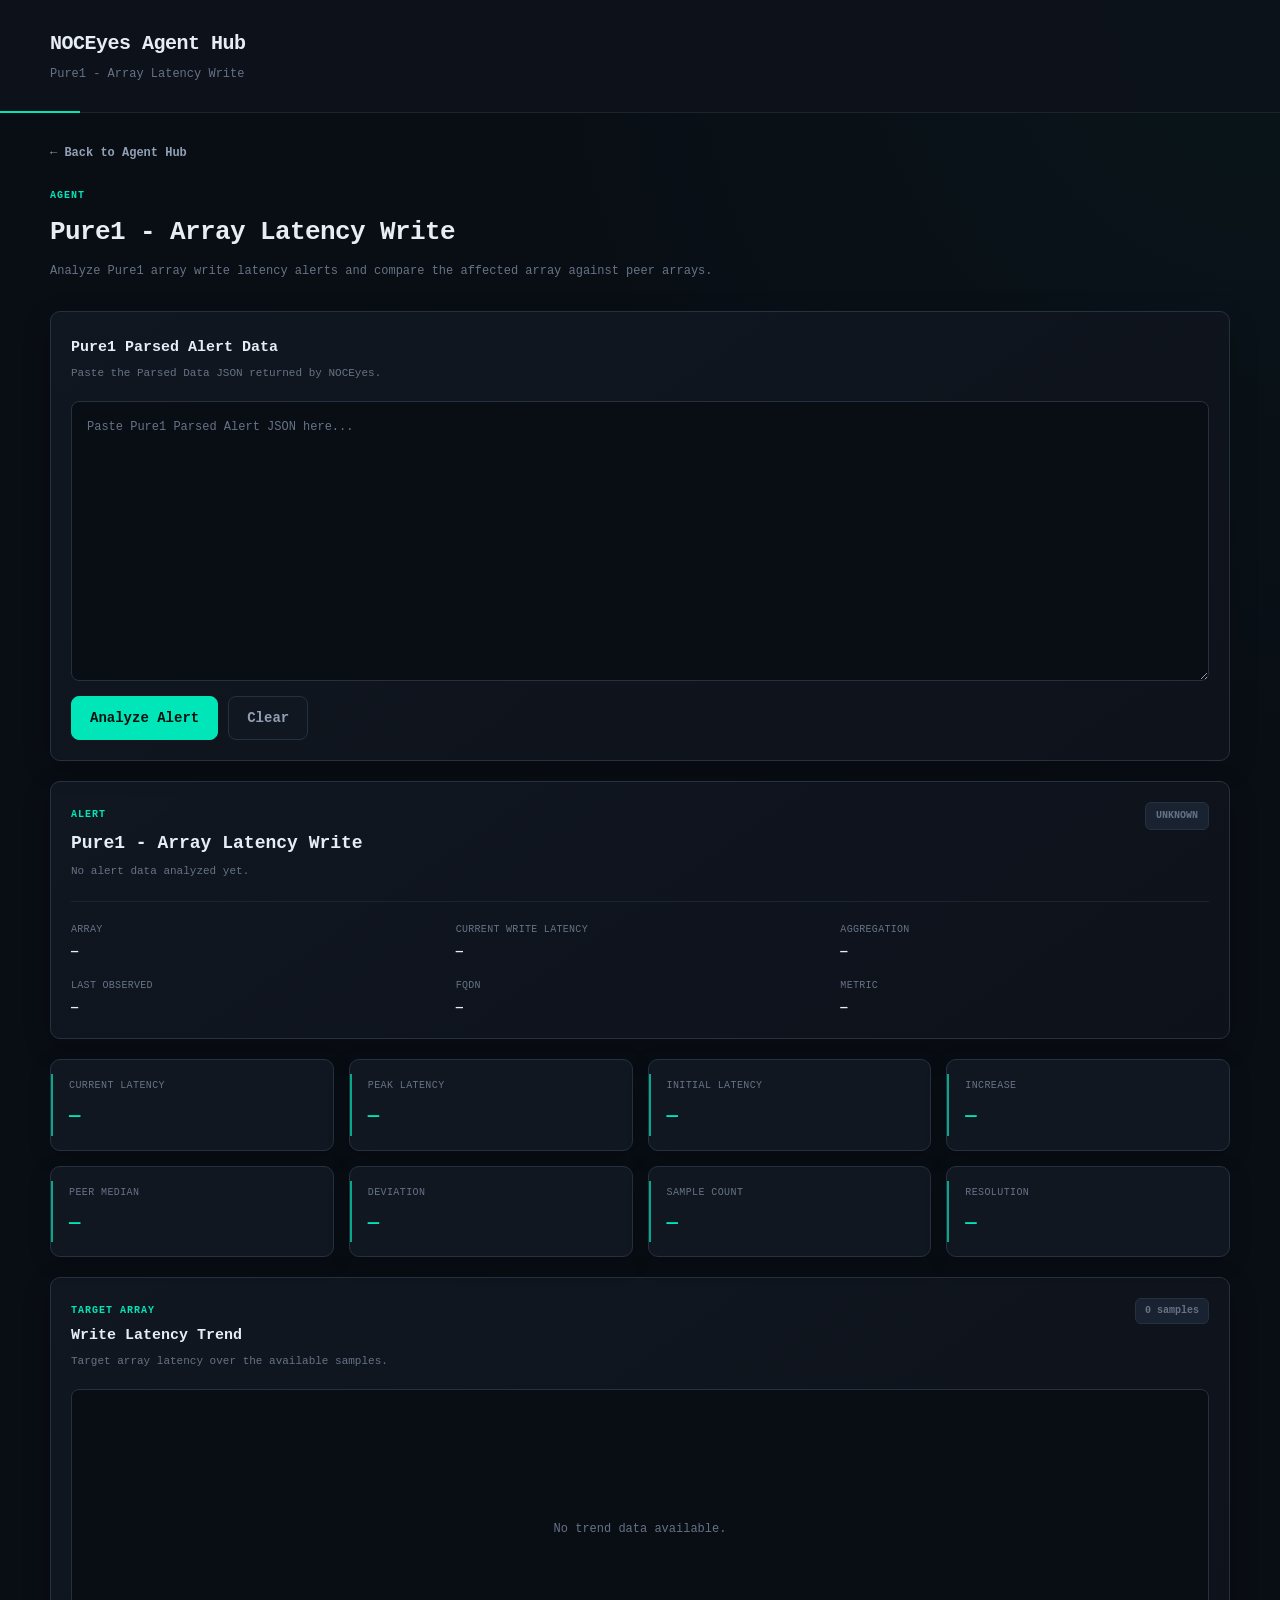
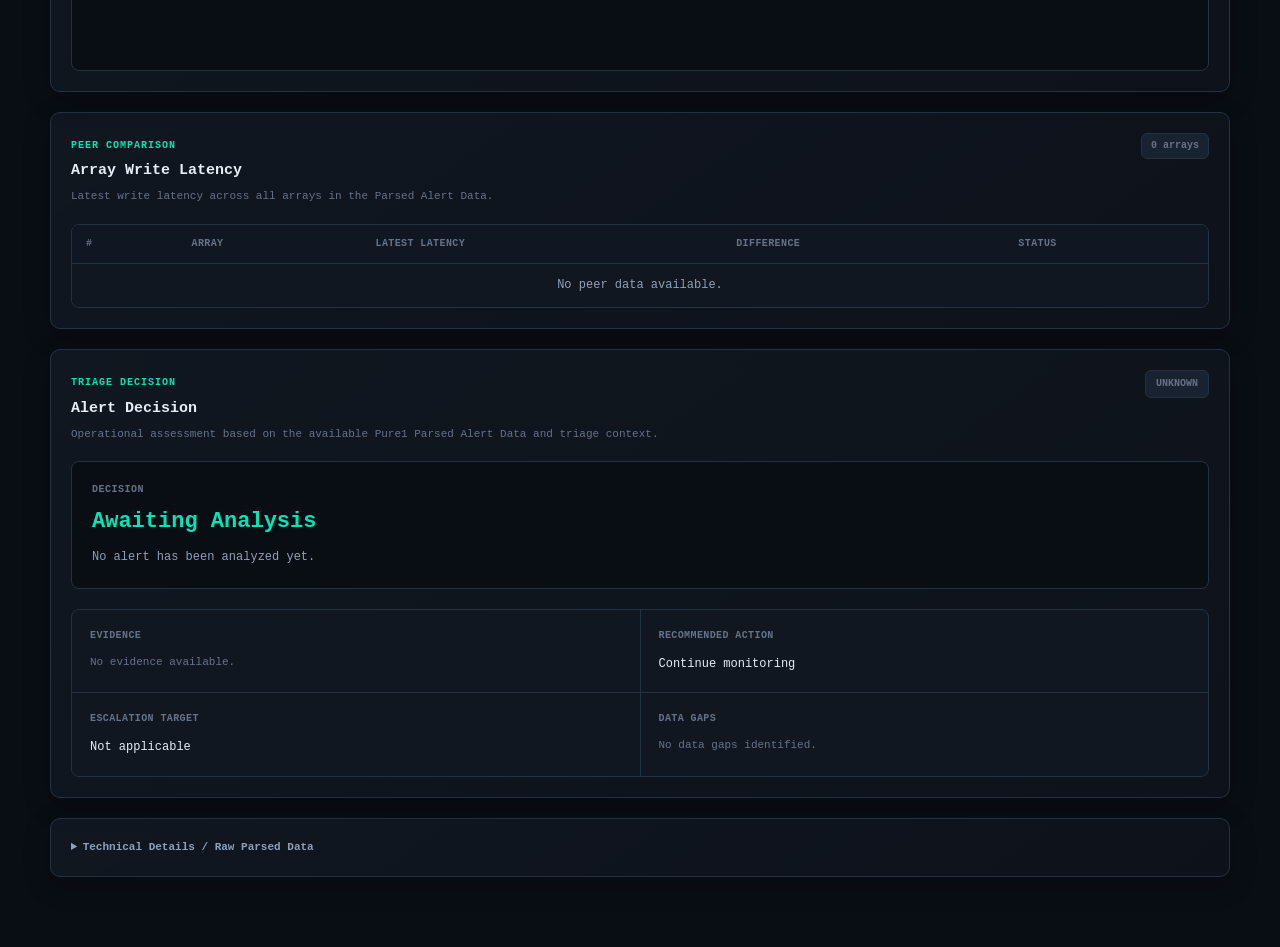
<file: agents/pure1-array-latency-write/index.html>
<!doctype html>
<html lang="en">
  <head>
    <meta charset="UTF-8" />
    <meta name="viewport" content="width=device-width, initial-scale=1.0" />

    <title>Pure1 - Array Latency Write</title>

    <link rel="stylesheet" href="../../css/global.css" />
    <link rel="stylesheet" href="style.css" />
  </head>

  <body>
    <!-- APP HEADER -->
    <header class="app-header">
      <div class="container">
        <h1>NOCEyes Agent Hub</h1>
        <p>Pure1 - Array Latency Write</p>
      </div>
    </header>

    <main class="container agent-page">
      <!-- BACK TO AGENT HUB -->
      <a href="../../index.html" class="back-button"> ← Back to Agent Hub </a>

      <!-- AGENT HEADER -->
      <section class="agent-header">
        <div>
          <span class="agent-label">AGENT</span>

          <h2>Pure1 - Array Latency Write</h2>

          <p>
            Analyze Pure1 array write latency alerts and compare the affected
            array against peer arrays.
          </p>
        </div>
      </section>

      <!-- JSON INPUT -->
      <section class="card input-card">
        <div class="section-header">
          <div>
            <h2>Pure1 Parsed Alert Data</h2>

            <p>Paste the Parsed Data JSON returned by NOCEyes.</p>
          </div>
        </div>

        <textarea
          id="jsonInput"
          placeholder="Paste Pure1 Parsed Alert JSON here..."
        ></textarea>

        <div class="input-actions">
          <button id="analyzeButton" type="button">Analyze Alert</button>

          <button id="clearButton" type="button" class="secondary-button">
            Clear
          </button>
        </div>

        <div id="errorMessage" class="error"></div>
      </section>

      <!-- ALERT OVERVIEW -->
      <section class="alert-overview card">
        <div class="alert-overview-main">
          <div>
            <span class="section-label"> ALERT </span>

            <h2 id="alertName">Pure1 - Array Latency Write</h2>

            <p id="alertDescription">No alert data analyzed yet.</p>
          </div>

          <div class="alert-status">
            <span id="statusBadge" class="status-badge status-unknown">
              Unknown
            </span>
          </div>
        </div>

        <div class="alert-meta-grid">
          <div class="meta-item">
            <span>Array</span>
            <strong id="arrayName">—</strong>
          </div>

          <div class="meta-item">
            <span>Current Write Latency</span>
            <strong id="currentLatency">—</strong>
          </div>

          <div class="meta-item">
            <span>Aggregation</span>
            <strong id="aggregation">—</strong>
          </div>

          <div class="meta-item">
            <span>Last Observed</span>
            <strong id="lastObserved">—</strong>
          </div>

          <div class="meta-item">
            <span>FQDN</span>
            <strong id="arrayFqdn">—</strong>
          </div>

          <div class="meta-item">
            <span>Metric</span>
            <strong id="metricName">—</strong>
          </div>
        </div>
      </section>

      <!-- SUMMARY -->
      <section class="summary">
        <div class="summary-card">
          <span>Current Latency</span>
          <strong id="summaryCurrent">—</strong>
        </div>

        <div class="summary-card">
          <span>Peak Latency</span>
          <strong id="summaryPeak">—</strong>
        </div>

        <div class="summary-card">
          <span>Initial Latency</span>
          <strong id="summaryInitial">—</strong>
        </div>

        <div class="summary-card">
          <span>Increase</span>
          <strong id="summaryIncrease">—</strong>
        </div>

        <div class="summary-card">
          <span>Peer Median</span>
          <strong id="summaryPeerMedian">—</strong>
        </div>

        <div class="summary-card">
          <span>Deviation</span>
          <strong id="summaryDeviation">—</strong>
        </div>

        <div class="summary-card">
          <span>Sample Count</span>
          <strong id="summarySamples">—</strong>
        </div>

        <div class="summary-card">
          <span>Resolution</span>
          <strong id="summaryResolution">—</strong>
        </div>
      </section>

      <!-- TARGET TREND -->
      <section class="card">
        <div class="section-header">
          <div>
            <span class="section-label"> TARGET ARRAY </span>

            <h2>Write Latency Trend</h2>

            <p id="trendDescription">
              Target array latency over the available samples.
            </p>
          </div>

          <span id="trendBadge" class="detail-count"> 0 samples </span>
        </div>

        <div id="trendChart" class="trend-chart">
          <div class="chart-empty">No trend data available.</div>
        </div>
      </section>

      <!-- PEER COMPARISON -->
      <section class="card">
        <div class="section-header">
          <div>
            <span class="section-label"> PEER COMPARISON </span>

            <h2>Array Write Latency</h2>

            <p>
              Latest write latency across all arrays in the Parsed Alert Data.
            </p>
          </div>

          <span id="peerCount" class="detail-count"> 0 arrays </span>
        </div>

        <div class="table-wrapper">
          <table class="peer-table">
            <thead>
              <tr>
                <th>#</th>
                <th>Array</th>
                <th>Latest Latency</th>
                <th>Difference</th>
                <th>Status</th>
              </tr>
            </thead>

            <tbody id="peerTableBody">
              <tr>
                <td colspan="5" class="empty-state">No peer data available.</td>
              </tr>
            </tbody>
          </table>
        </div>
      </section>

      <!-- ALERT DECISION -->
      <!-- <section class="card">

        <div class="section-header">

          <div>
            <span class="section-label">
              TRIAGE
            </span>

            <h2>Alert Decision</h2>

            <p>
              Operational information available from the
              Parsed Alert Data.
            </p>
          </div>

        </div>

        <div class="decision-grid">

          <div class="decision-item">
            <span>Alert Occurrence</span>

            <strong id="decisionOccurrence">
              —
            </strong>
          </div>

          <div class="decision-item">
            <span>Metric Duration</span>

            <strong id="decisionDuration">
              —
            </strong>
          </div>

          <div class="decision-item">
            <span>Persistence &gt; 5 Minutes</span>

            <strong id="decisionPersistence">
              Unknown
            </strong>
          </div>

          <div class="decision-item">
            <span>Threshold</span>

            <strong id="decisionThreshold">
              Not available
            </strong>
          </div>

          <div class="decision-item">
            <span>Threshold Status</span>

            <strong id="decisionThresholdStatus">
              Unmapped
            </strong>
          </div>

          <div class="decision-item decision-action">
            <span>Recommended Action</span>

            <strong id="decisionAction">
              Continue monitoring
            </strong>
          </div>

        </div>

      </section> -->
      <!-- DECISION -->
      <section class="card decision-card">
        <div class="section-header">
          <div>
            <span class="section-label"> TRIAGE DECISION </span>

            <h2>Alert Decision</h2>

            <p>
              Operational assessment based on the available Pure1 Parsed Alert
              Data and triage context.
            </p>
          </div>

          <span id="decisionBadge" class="status-badge status-unknown">
            Unknown
          </span>
        </div>

        <div class="decision-main">
          <div class="decision-summary">
            <span class="decision-title-label"> Decision </span>

            <h3 id="decisionStatus">Awaiting Analysis</h3>

            <p id="decisionReason">No alert has been analyzed yet.</p>
          </div>
        </div>

        <div class="decision-sections">
          <!-- Evidence -->
          <div class="decision-section">
            <span class="decision-section-label"> Evidence </span>

            <div id="decisionEvidence" class="evidence-list">
              <div class="decision-empty">No evidence available.</div>
            </div>
          </div>

          <!-- Recommended Action -->
          <div class="decision-section">
            <span class="decision-section-label"> Recommended Action </span>

            <p id="decisionAction" class="decision-action-text">
              Continue monitoring
            </p>
          </div>

          <!-- Escalation Target -->
          <div class="decision-section">
            <span class="decision-section-label"> Escalation Target </span>

            <p id="decisionEscalation" class="decision-action-text">
              Not applicable
            </p>
          </div>

          <!-- Data Gaps -->
          <div class="decision-section">
            <span class="decision-section-label"> Data Gaps </span>

            <div id="decisionDataGaps" class="data-gap-list">
              <div class="decision-empty">No data gaps identified.</div>
            </div>
          </div>
        </div>
      </section>

      <!-- TECHNICAL DETAILS -->
      <section class="card raw-data-card">
        <details>
          <summary>Technical Details / Raw Parsed Data</summary>

          <div class="raw-section">
            <h3>Target Resource</h3>

            <pre id="technicalResource">—</pre>
          </div>

          <div class="raw-section">
            <h3>Parsed Data</h3>

            <pre id="rawData">—</pre>
          </div>
        </details>
      </section>
    </main>

    <script src="../../js/utils.js"></script>
    <script src="script.js"></script>
  </body>
</html>
</file>
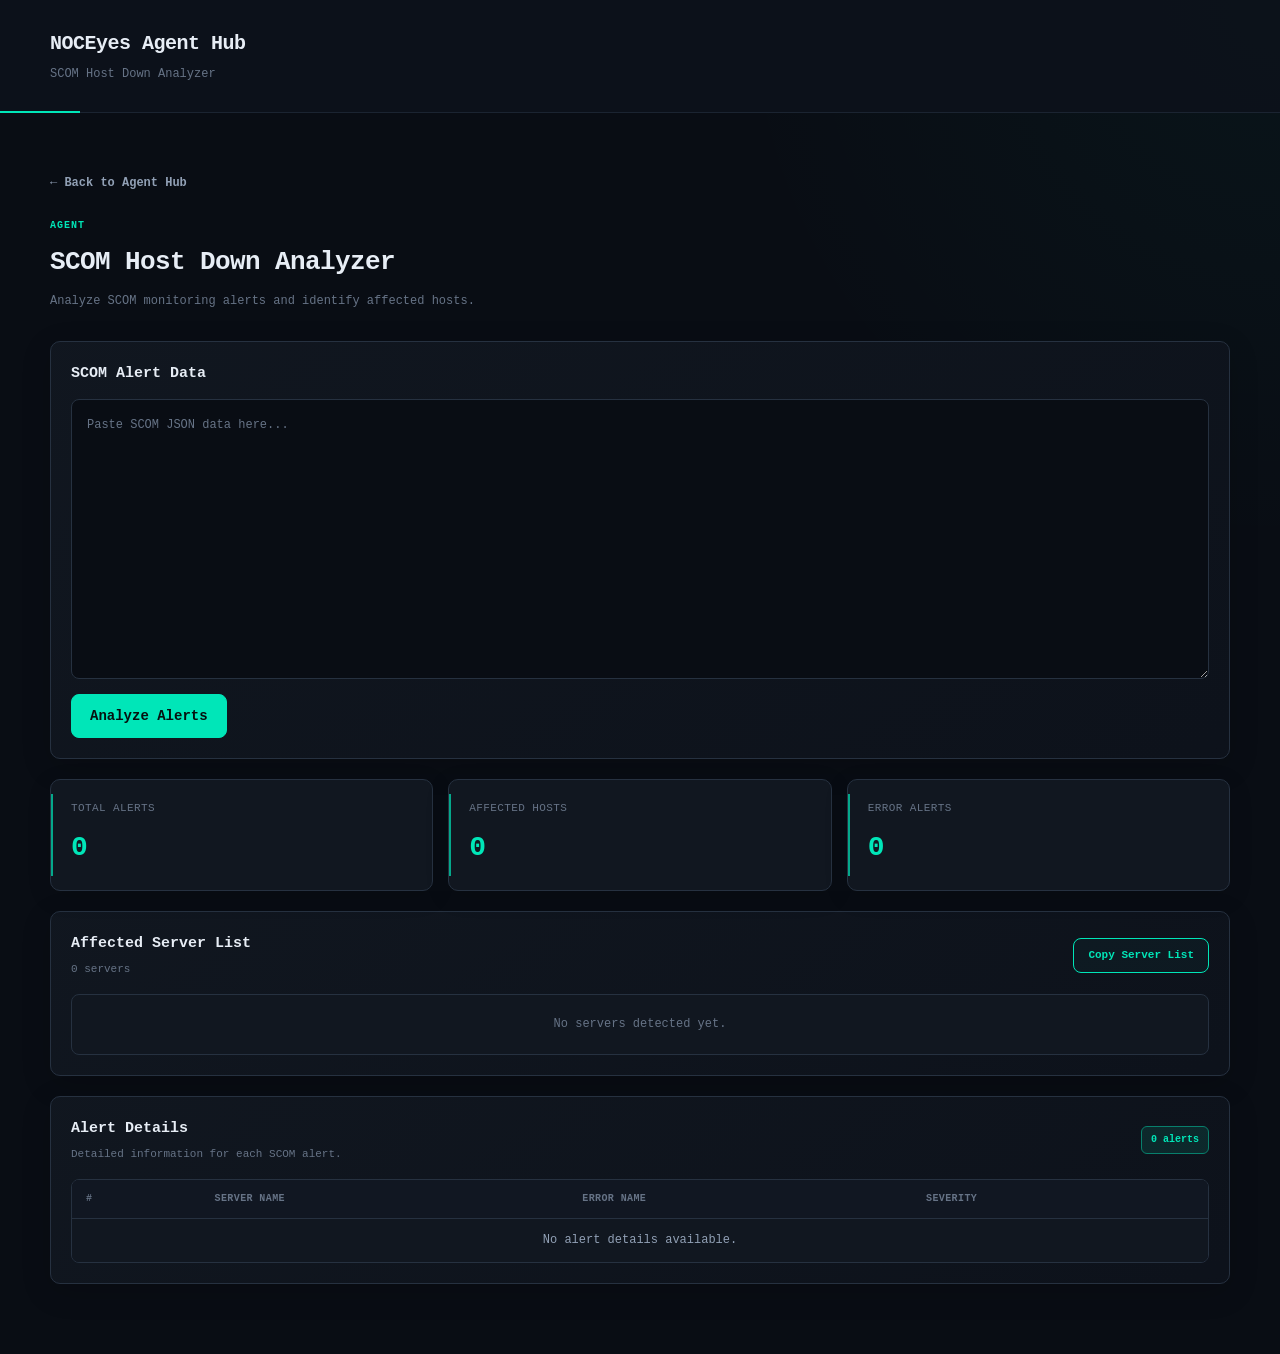
<file: agents/scom-host-down/index.html>
<!doctype html>
<html lang="en">
  <head>
    <meta charset="UTF-8" />
    <meta name="viewport" content="width=device-width, initial-scale=1.0" />

    <title>SCOM - Host Down Analyzer</title>

    <link rel="stylesheet" href="../../css/global.css" />
    <link rel="stylesheet" href="style.css" />
  </head>

  <body>
    <!-- APP HEADER -->
    <header class="app-header">
      <div class="container">
        <h1>NOCEyes Agent Hub</h1>
        <p>SCOM Host Down Analyzer</p>
      </div>
    </header>

    <main class="container agent-page">

      <!-- BACK TO AGENT HUB -->
      <a href="../../index.html" class="back-button">
        ← Back to Agent Hub
      </a>

      <!-- AGENT HEADER -->
      <section class="agent-header">
        <div>
          <span class="agent-label">AGENT</span>

          <h2>SCOM Host Down Analyzer</h2>

          <p>
            Analyze SCOM monitoring alerts and identify affected hosts.
          </p>
        </div>
      </section>

      <!-- JSON INPUT -->
      <section class="card">
        <h2>SCOM Alert Data</h2>

        <textarea
          id="jsonInput"
          placeholder="Paste SCOM JSON data here..."
        ></textarea>

        <button id="analyzeButton" type="button">
          Analyze Alerts
        </button>

        <div id="errorMessage" class="error"></div>
      </section>

      <!-- SUMMARY -->
      <section class="summary">
        <div class="summary-card">
          <span>Total Alerts</span>
          <strong id="totalAlerts">0</strong>
        </div>

        <div class="summary-card">
          <span>Affected Hosts</span>
          <strong id="affectedHosts">0</strong>
        </div>

        <div class="summary-card">
          <span>Error Alerts</span>
          <strong id="errorAlerts">0</strong>
        </div>
      </section>

      <!-- SERVER LIST -->
      <section class="card">
        <div class="server-header">
          <div>
            <h2>Affected Server List</h2>
            <p id="serverCount">0 servers</p>
          </div>

          <button id="copyButton" type="button">
            Copy Server List
          </button>
        </div>

        <div id="serverList" class="server-list">
          <p class="empty-state">
            No servers detected yet.
          </p>
        </div>
      </section>

      <!-- SERVER ALERT DETAILS -->
      <section class="card">
        <div class="detail-header">
          <div>
            <h2>Alert Details</h2>
            <p>
              Detailed information for each SCOM alert.
            </p>
          </div>

          <span id="detailCount" class="detail-count">
            0 alerts
          </span>
        </div>

        <div class="table-wrapper">
          <table class="alert-table">
            <thead>
              <tr>
                <th>#</th>
                <th>Server Name</th>
                <th>Error Name</th>
                <th>Severity</th>
              </tr>
            </thead>

            <tbody id="alertDetailsBody">
              <tr>
                <td colspan="4" class="empty-state">
                  No alert details available.
                </td>
              </tr>
            </tbody>
          </table>
        </div>
      </section>

    </main>

    <script src="../../js/utils.js"></script>
    <script src="script.js"></script>
  </body>
</html>
</file>
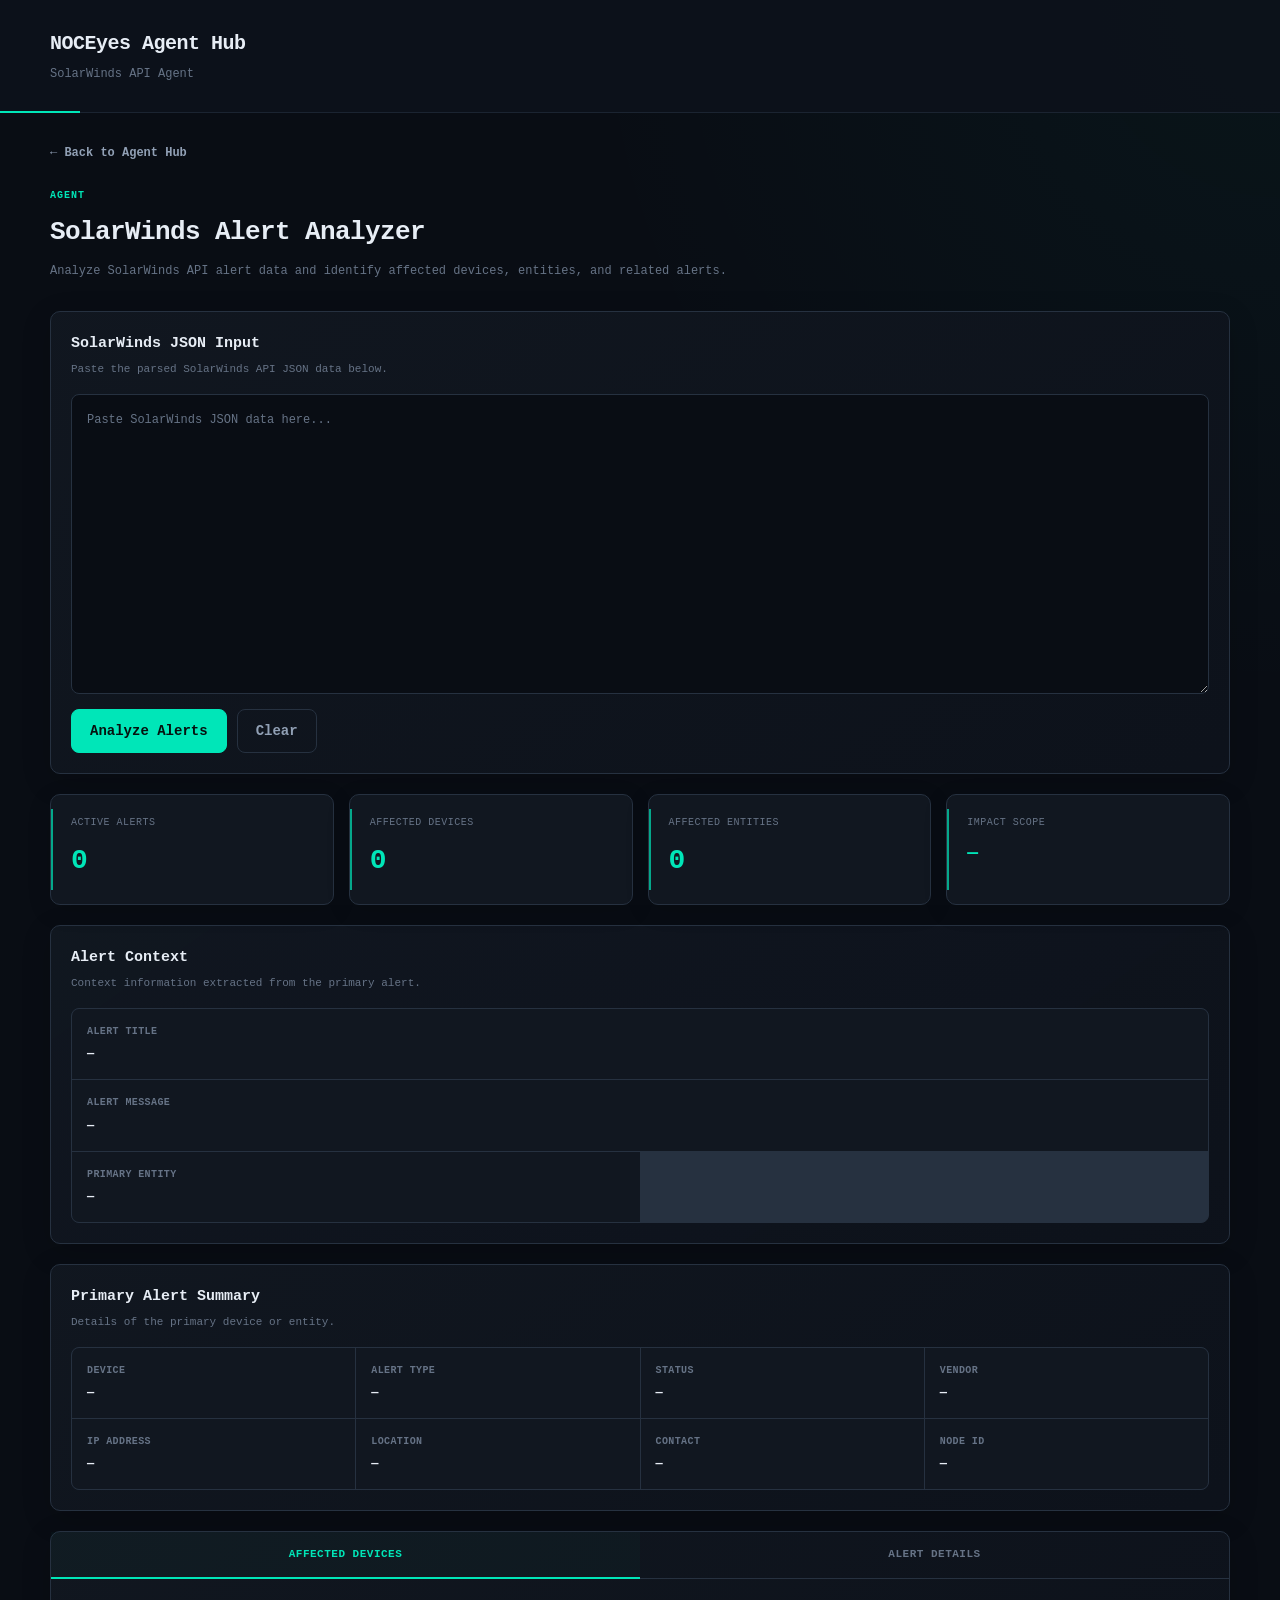
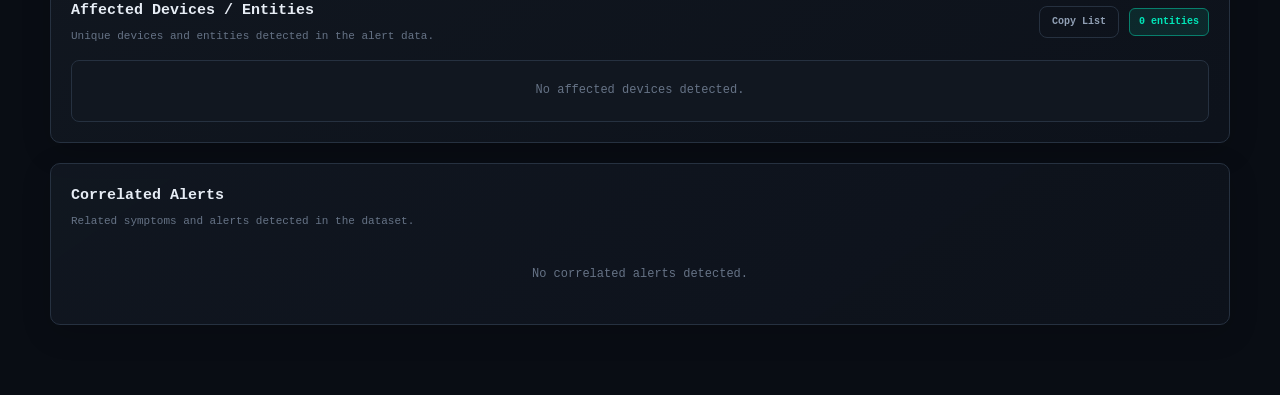
<file: agents/solarwinds-api/index.html>
<!doctype html>
<html lang="en">
  <head>
    <meta charset="UTF-8" />
    <meta name="viewport" content="width=device-width, initial-scale=1.0" />

    <title>SolarWinds API Agent</title>

    <!-- Global NOCEyes Design System -->
    <link rel="stylesheet" href="../../css/global.css" />

    <!-- Agent-specific styles -->
    <link rel="stylesheet" href="./style.css" />
  </head>

  <body>
    <header class="app-header">
      <div class="container">
        <h1>NOCEyes Agent Hub</h1>
        <p>SolarWinds API Agent</p>
      </div>
    </header>

    <main class="container agent-page">
      <!-- Back -->
      <a href="../../index.html" class="back-button"> ← Back to Agent Hub </a>

      <!-- Agent Header -->
      <section class="agent-header">
        <div>
          <span class="agent-label">AGENT</span>

          <h2>SolarWinds Alert Analyzer</h2>

          <p>
            Analyze SolarWinds API alert data and identify affected devices,
            entities, and related alerts.
          </p>
        </div>
      </section>

      <!-- JSON Input -->
      <section class="card input-card">
        <div class="section-header">
          <div>
            <h2>SolarWinds JSON Input</h2>

            <p>Paste the parsed SolarWinds API JSON data below.</p>
          </div>
        </div>

        <textarea
          id="jsonInput"
          placeholder="Paste SolarWinds JSON data here..."
          spellcheck="false"
        ></textarea>

        <div class="input-actions">
          <button id="analyzeButton" type="button">Analyze Alerts</button>

          <button id="clearButton" type="button" class="secondary-button">
            Clear
          </button>
        </div>

        <div id="errorMessage" class="error" role="alert"></div>
      </section>

      <!-- Summary -->
      <section class="summary">
        <div class="summary-card">
          <span>Active Alerts</span>
          <strong id="activeAlerts">0</strong>
        </div>

        <div class="summary-card">
          <span>Affected Devices</span>
          <strong id="affectedDevices">0</strong>
        </div>

        <div class="summary-card">
          <span>Affected Entities</span>
          <strong id="affectedEntities">0</strong>
        </div>

        <div class="summary-card">
          <span>Impact Scope</span>
          <strong id="impactScope" class="summary-value-text"> — </strong>
        </div>
      </section>

      <!-- Alert Context -->
      <section class="card">
        <div class="section-header">
          <div>
            <h2>Alert Context</h2>

            <p>Context information extracted from the primary alert.</p>
          </div>
        </div>

        <div class="context-grid">
          <div class="context-item context-wide">
            <span>Alert Title</span>

            <strong id="alertTitle"> — </strong>
          </div>

          <div class="context-item context-wide">
            <span>Alert Message</span>

            <strong id="alertMessage" class="multiline-value"> — </strong>
          </div>

          <div class="context-item">
            <span>Primary Entity</span>

            <strong id="primaryEntity"> — </strong>
          </div>
        </div>
      </section>

      <!-- Primary Alert Summary -->
      <section class="card">
        <div class="section-header">
          <div>
            <h2>Primary Alert Summary</h2>

            <p>Details of the primary device or entity.</p>
          </div>
        </div>

        <div class="primary-grid">
          <div class="detail-item">
            <span>Device</span>
            <strong id="primaryDevice">—</strong>
          </div>

          <div class="detail-item">
            <span>Alert Type</span>
            <strong id="primaryAlertType">—</strong>
          </div>

          <div class="detail-item">
            <span>Status</span>
            <strong id="primaryStatus">—</strong>
          </div>

          <div class="detail-item">
            <span>Vendor</span>
            <strong id="primaryVendor">—</strong>
          </div>

          <div class="detail-item">
            <span>IP Address</span>
            <strong id="primaryIp">—</strong>
          </div>

          <div class="detail-item">
            <span>Location</span>
            <strong id="primaryLocation">—</strong>
          </div>

          <div class="detail-item">
            <span>Contact</span>
            <strong id="primaryContact">—</strong>
          </div>

          <div class="detail-item">
            <span>Node ID</span>
            <strong id="primaryNodeId">—</strong>
          </div>
        </div>
      </section>

      <!-- Affected Devices -->
      <!-- <section class="card">
        <div class="server-header">
          <div>
            <h2>Affected Devices / Entities</h2>
            <p>Unique devices and entities detected in the alert data.</p>
          </div>

          <div class="server-actions">
            <button
              id="copyEntityListButton"
              type="button"
              class="secondary-button"
            >
              Copy List
            </button>

            <span id="affectedCount" class="detail-count"> 0 entities </span>
          </div>
        </div>

        <div id="affectedDeviceList" class="entity-list">
          <p class="empty-state">No affected devices detected.</p>
        </div>
      </section> -->

      <!-- Alert Details -->
      <!-- <section class="card">
        <div class="detail-header">
          <div>
            <h2>Alert Details</h2>
            <p>Detailed information for each SolarWinds alert.</p>
          </div>

          <div class="detail-actions">
            <label for="severityFilter">Severity</label>

            <select id="severityFilter">
              <option value="all">All Severities</option>
            </select>

            <span id="detailCount" class="detail-count"> 0 alerts </span>
          </div>
        </div>

        <div class="table-wrapper">
          <table class="alert-table">
            <thead>
              <tr>
                <th>#</th>
                <th>Entity</th>
                <th>Alert Type</th>
                <th>Severity</th>
                <th>Description</th>
              </tr>
            </thead>

            <tbody id="alertDetailsBody">
              <tr>
                <td colspan="5" class="empty-state">
                  No alert details available.
                </td>
              </tr>
            </tbody>
          </table>
        </div>
      </section> -->
      <section class="card alert-data-card">
        <!-- Toggle Header -->
        <div class="data-toggle">
          <button
            id="affectedDevicesTab"
            type="button"
            class="toggle-button active"
          >
            Affected Devices
          </button>

          <button id="alertDetailsTab" type="button" class="toggle-button">
            Alert Details
          </button>
        </div>

        <!-- Affected Devices -->
        <div id="affectedDevicesPanel" class="toggle-panel active">
          <div class="server-header">
            <div>
              <h2>Affected Devices / Entities</h2>
              <p>Unique devices and entities detected in the alert data.</p>
            </div>

            <div class="server-actions">
              <button
                id="copyEntityListButton"
                type="button"
                class="secondary-button"
              >
                Copy List
              </button>

              <span id="affectedCount" class="detail-count"> 0 entities </span>
            </div>
          </div>

          <div id="affectedDeviceList" class="entity-list">
            <p class="empty-state">No affected devices detected.</p>
          </div>
        </div>

        <!-- Alert Details -->
        <div id="alertDetailsPanel" class="toggle-panel">
          <div class="detail-header">
            <div>
              <h2>Alert Details</h2>
              <p>Detailed information for each SolarWinds alert.</p>
            </div>

            <div class="detail-actions">
              <label for="severityFilter"> Severity </label>

              <select id="severityFilter">
                <option value="all">All Severities</option>
              </select>

              <span id="detailCount" class="detail-count"> 0 alerts </span>
            </div>
          </div>

          <div class="table-wrapper">
            <table class="alert-table">
              <thead>
                <tr>
                  <th>#</th>
                  <th>Entity</th>
                  <th>Alert Type</th>
                  <th>Severity</th>
                  <th>Description</th>
                </tr>
              </thead>

              <tbody id="alertDetailsBody">
                <tr>
                  <td colspan="5" class="empty-state">
                    No alert details available.
                  </td>
                </tr>
              </tbody>
            </table>
          </div>
        </div>
      </section>
      <!-- Correlated Alerts -->
      <section class="card">
        <div class="section-header">
          <div>
            <h2>Correlated Alerts</h2>

            <p>Related symptoms and alerts detected in the dataset.</p>
          </div>
        </div>

        <div id="correlatedAlerts" class="correlated-list">
          <p class="empty-state">No correlated alerts detected.</p>
        </div>
      </section>
    </main>

    <script src="./script.js"></script>
  </body>
</html>
</file>
<file: css/global.css>
:root {
  --bg-primary: #090d14;
  --bg-secondary: #0d121b;
  --bg-tertiary: #111722;

  --surface: #111720;
  --surface-hover: #151d29;
  --surface-active: #192230;

  --border: #263140;
  --border-subtle: #1b2431;

  --text-primary: #e7edf5;
  --text-secondary: #91a0b5;
  --text-muted: #667386;

  --accent: #00e6b8;
  --accent-bright: #00f5c4;
  --accent-dark: #087f6c;
  --accent-soft: rgba(0, 230, 184, 0.1);

  --success: #00e6b8;
  --warning: #f0b90b;

  --radius-sm: 6px;
  --radius-md: 8px;
  --radius-lg: 10px;

  --container-width: 1180px;
}

* {
  box-sizing: border-box;
}

html {
  font-family:
    "JetBrains Mono", "SFMono-Regular", Consolas, "Liberation Mono", Menlo,
    monospace;

  background: var(--bg-primary);
  color: var(--text-primary);
}

body {
  margin: 0;
  min-height: 100vh;

  background:
    radial-gradient(
      circle at top right,
      rgba(0, 230, 184, 0.035),
      transparent 30%
    ),
    var(--bg-primary);

  color: var(--text-primary);
  font-size: 14px;
  line-height: 1.6;
}

a {
  color: inherit;
}

button,
input,
textarea,
select {
  font: inherit;
}

button {
  cursor: pointer;
}

.container {
  width: min(var(--container-width), calc(100% - 48px));

  margin: 0 auto;
}

/* =========================
   Header
   ========================= */

.app-header {
  position: relative;

  background: rgba(13, 18, 27, 0.92);

  border-bottom: 1px solid var(--border-subtle);

  padding: 28px 0;
}

.app-header::before {
  content: "";

  position: absolute;
  left: 0;
  bottom: -1px;

  width: 80px;
  height: 2px;

  background: var(--accent);
}

.app-header h1 {
  margin: 0;

  color: var(--text-primary);

  font-size: 20px;
  font-weight: 700;
  letter-spacing: -0.5px;
}

.app-header p {
  margin: 5px 0 0;

  color: var(--text-muted);

  font-size: 12px;
}

/* =========================
   Generic text
   ========================= */

.text-muted {
  color: var(--text-muted);
}

.text-secondary {
  color: var(--text-secondary);
}

.text-accent {
  color: var(--accent);
}

/* =========================
   Scrollbar
   ========================= */

::-webkit-scrollbar {
  width: 8px;
  height: 8px;
}

::-webkit-scrollbar-track {
  background: var(--bg-primary);
}

::-webkit-scrollbar-thumb {
  background: #263140;
  border-radius: 4px;
}

::-webkit-scrollbar-thumb:hover {
  background: #344154;
}

/* =========================
   Selection
   ========================= */

::selection {
  background: rgba(0, 230, 184, 0.22);
  color: white;
}

/* =========================
   Focus
   ========================= */

:focus-visible {
  outline: 1px solid var(--accent);
  outline-offset: 2px;
}

/* =========================
   Responsive
   ========================= */

@media (max-width: 700px) {
  .container {
    width: min(100% - 28px, var(--container-width));
  }

  .app-header {
    padding: 22px 0;
  }

  .app-header h1 {
    font-size: 18px;
  }
}
</file>
<file: agents/pure1-array-latency-write/style.css>
/* ========================================
   PURE1 - ARRAY LATENCY WRITE
   Agent-specific styles
   ======================================== */

/* =========================
   Agent Header
   ========================= */

.agent-page {
  padding-top: 28px;
  padding-bottom: 50px;
}

.agent-header {
  margin-bottom: 30px;
}

.agent-label,
.section-label {
  display: inline-block;
  color: var(--accent);
  font-size: 10px;
  font-weight: 700;
  letter-spacing: 1px;
  text-transform: uppercase;
}

.agent-label {
  margin-bottom: 8px;
}

.agent-header h2 {
  margin: 0;
  color: var(--text-primary);
  font-size: 26px;
  font-weight: 700;
  letter-spacing: -0.6px;
}

.agent-header p {
  max-width: 720px;
  margin: 8px 0 0;
  color: var(--text-muted);
  font-size: 12px;
}

/* =========================
     Back Button
     ========================= */

.back-button {
  display: inline-flex;
  align-items: center;
  margin-bottom: 20px;

  color: var(--text-secondary);
  text-decoration: none;

  font-size: 12px;
  font-weight: 600;

  transition:
    color 150ms ease,
    transform 150ms ease;
}

.back-button:hover {
  color: var(--accent);
  transform: translateX(-2px);
}

/* =========================
     Card
     ========================= */

.card {
  margin-bottom: 20px;
  padding: 20px;

  background: linear-gradient(
    145deg,
    rgba(17, 23, 32, 0.96),
    rgba(13, 18, 27, 0.98)
  );

  border: 1px solid var(--border);
  border-radius: var(--radius-lg);

  box-shadow: 0 8px 30px rgba(0, 0, 0, 0.16);
}

.section-header {
  display: flex;
  align-items: flex-start;
  justify-content: space-between;

  gap: 20px;
  margin-bottom: 18px;
}

.section-header h2 {
  margin: 4px 0 0;

  color: var(--text-primary);
  font-size: 15px;
}

.section-header p {
  margin: 5px 0 0;

  color: var(--text-muted);
  font-size: 11px;
}

/* =========================
     Input
     ========================= */

textarea {
  display: block;

  width: 100%;
  min-height: 280px;

  padding: 15px;
  resize: vertical;

  background: var(--bg-primary);

  border: 1px solid var(--border);
  border-radius: var(--radius-md);

  color: var(--text-primary);

  font-family: inherit;
  font-size: 12px;
  line-height: 1.7;

  outline: none;

  transition:
    border-color 150ms ease,
    box-shadow 150ms ease;
}

textarea::placeholder {
  color: var(--text-muted);
}

textarea:focus {
  border-color: var(--accent);

  box-shadow: 0 0 0 1px rgba(0, 230, 184, 0.08);
}

.input-actions {
  display: flex;
  align-items: center;

  gap: 10px;
  margin-top: 15px;
}

button {
  padding: 10px 18px;

  color: #06110f;
  background: var(--accent);

  border: 1px solid var(--accent);
  border-radius: var(--radius-md);

  font-weight: 700;

  transition:
    background 150ms ease,
    box-shadow 150ms ease,
    transform 150ms ease;
}

button:hover {
  background: var(--accent-bright);

  box-shadow: 0 0 18px rgba(0, 230, 184, 0.14);
}

button:active {
  transform: translateY(1px);
}

.secondary-button {
  color: var(--text-secondary);
  background: var(--surface);
  border-color: var(--border);
}

.secondary-button:hover {
  color: var(--text-primary);
  background: var(--surface-hover);
  box-shadow: none;
}

/* =========================
     Error
     ========================= */

.error {
  display: none;

  margin-top: 15px;
  padding: 12px 14px;

  background: rgba(255, 92, 108, 0.08);

  border: 1px solid rgba(255, 92, 108, 0.2);
  border-left: 2px solid #ff5c6c;

  border-radius: var(--radius-md);

  color: #ff9ca7;
  font-size: 12px;
}

/* =========================
     Alert Overview
     ========================= */

.alert-overview-main {
  display: flex;
  align-items: flex-start;
  justify-content: space-between;

  gap: 20px;

  padding-bottom: 20px;

  border-bottom: 1px solid var(--border-subtle);
}

.alert-overview-main h2 {
  margin: 4px 0 0;

  color: var(--text-primary);
  font-size: 18px;
}

.alert-overview-main p {
  margin: 6px 0 0;

  color: var(--text-muted);
  font-size: 11px;
}

.status-badge {
  display: inline-flex;
  align-items: center;

  padding: 5px 10px;

  border-radius: var(--radius-sm);

  font-size: 10px;
  font-weight: 700;

  text-transform: uppercase;
}

.status-unknown {
  color: var(--text-muted);
  background: var(--surface-active);

  border: 1px solid var(--border);
}

.status-critical {
  color: #ff9ca7;

  background: rgba(255, 92, 108, 0.08);

  border: 1px solid rgba(255, 92, 108, 0.2);
}

.status-investigating {
  color: var(--warning);

  background: rgba(240, 185, 11, 0.08);

  border: 1px solid rgba(240, 185, 11, 0.2);
}

/* =========================
     Alert Meta
     ========================= */

.alert-meta-grid {
  display: grid;

  grid-template-columns: repeat(3, minmax(0, 1fr));

  gap: 16px;

  margin-top: 20px;
}

.meta-item {
  min-width: 0;
}

.meta-item span,
.decision-item span {
  display: block;

  color: var(--text-muted);

  font-size: 10px;

  text-transform: uppercase;
  letter-spacing: 0.3px;
}

.meta-item strong {
  display: block;

  margin-top: 5px;

  color: var(--text-primary);

  font-size: 12px;

  overflow-wrap: anywhere;
}

/* =========================
     Summary
     ========================= */

.summary {
  display: grid;

  grid-template-columns: repeat(4, minmax(0, 1fr));

  gap: 15px;

  margin-bottom: 20px;
}

.summary-card {
  position: relative;

  padding: 18px;

  background: var(--surface);

  border: 1px solid var(--border);
  border-radius: var(--radius-lg);

  box-shadow: 0 6px 24px rgba(0, 0, 0, 0.12);
}

.summary-card::before {
  content: "";

  position: absolute;

  left: 0;
  top: 14px;
  bottom: 14px;

  width: 2px;

  background: var(--accent);

  opacity: 0.7;
}

.summary-card span {
  display: block;

  color: var(--text-muted);

  font-size: 10px;
  font-weight: 500;

  text-transform: uppercase;
  letter-spacing: 0.4px;
}

.summary-card strong {
  display: block;

  margin-top: 7px;

  color: var(--accent);

  font-size: 19px;
  font-weight: 700;

  overflow-wrap: anywhere;
}

/* =========================
     Trend Chart
     ========================= */

.trend-chart {
  position: relative;

  min-height: 280px;

  padding: 20px;

  background: var(--bg-primary);

  border: 1px solid var(--border);
  border-radius: var(--radius-md);

  overflow-x: auto;
}

.trend-chart svg {
  display: block;

  width: 100%;
  min-width: 700px;
  height: 240px;
}

.chart-grid {
  stroke: var(--border-subtle);
  stroke-width: 1;
}

.chart-axis {
  stroke: var(--border);
  stroke-width: 1;
}

.chart-label {
  fill: var(--text-muted);

  font-family: inherit;
  font-size: 10px;
}

.chart-line {
  fill: none;

  stroke: #ff5c6c;
  stroke-width: 2;
}

.chart-point {
  fill: #ff5c6c;

  stroke: var(--bg-primary);
  stroke-width: 2;
}

.chart-peak {
  fill: #ff5c6c;
}

.chart-value {
  fill: var(--text-primary);

  font-family: inherit;
  font-size: 10px;
  font-weight: 700;
}

.chart-empty {
  display: flex;
  align-items: center;
  justify-content: center;

  min-height: 240px;

  color: var(--text-muted);
  font-size: 12px;
}

/* =========================
     Peer Comparison
     ========================= */

.table-wrapper {
  overflow-x: auto;

  border: 1px solid var(--border);
  border-radius: var(--radius-md);
}

.peer-table {
  width: 100%;

  border-collapse: collapse;

  background: var(--surface);

  font-size: 12px;
}

.peer-table th {
  padding: 11px 14px;

  background: var(--bg-tertiary);

  border-bottom: 1px solid var(--border);

  color: var(--text-muted);

  font-size: 10px;
  font-weight: 700;

  text-align: left;

  text-transform: uppercase;
  letter-spacing: 0.4px;

  white-space: nowrap;
}

.peer-table td {
  padding: 12px 14px;

  border-bottom: 1px solid var(--border-subtle);

  color: var(--text-secondary);

  vertical-align: middle;
}

.peer-table tbody tr:last-child td {
  border-bottom: none;
}

.peer-table tbody tr:hover {
  background: rgba(0, 230, 184, 0.035);
}

.peer-rank {
  width: 45px;

  color: var(--text-muted) !important;

  text-align: center;
}

.peer-array {
  color: var(--text-primary) !important;

  font-weight: 600;
}

.peer-target {
  background: rgba(255, 92, 108, 0.045);
}

.peer-target .peer-array {
  color: #ff9ca7 !important;
}

.peer-latency {
  color: var(--text-primary) !important;

  font-weight: 700;
}

.peer-difference {
  color: var(--text-secondary);
  font-size: 11px;
}

/* =========================
     Peer Status
     ========================= */

.peer-status {
  display: inline-flex;

  padding: 3px 8px;

  border-radius: var(--radius-sm);

  font-size: 10px;
  font-weight: 700;
}

.peer-status-target {
  color: #ff9ca7;

  background: rgba(255, 92, 108, 0.08);

  border: 1px solid rgba(255, 92, 108, 0.2);
}

.peer-status-above {
  color: var(--warning);

  background: rgba(240, 185, 11, 0.08);

  border: 1px solid rgba(240, 185, 11, 0.2);
}

.peer-status-peer {
  color: var(--success);

  background: var(--accent-soft);

  border: 1px solid var(--accent-dark);
}

/* =========================
     Decision
     ========================= */

.decision-grid {
  display: grid;

  grid-template-columns: repeat(3, minmax(0, 1fr));

  gap: 1px;

  overflow: hidden;

  background: var(--border);

  border: 1px solid var(--border);
  border-radius: var(--radius-md);
}

.decision-item {
  padding: 16px;

  background: var(--surface);
}

.decision-item strong {
  display: block;

  margin-top: 6px;

  color: var(--text-primary);

  font-size: 12px;
}

.decision-action {
  grid-column: span 3;

  background: rgba(0, 230, 184, 0.025);
}

.decision-action strong {
  color: var(--accent);
}

/* =========================
   Triage Decision
   ========================= */

.decision-card {
  border-color: var(--border);
}

.decision-main {
  padding: 20px;

  background: var(--bg-primary);

  border: 1px solid var(--border);
  border-radius: var(--radius-md);
}

.decision-title-label {
  display: block;

  color: var(--text-muted);

  font-size: 10px;
  font-weight: 700;

  text-transform: uppercase;
  letter-spacing: 0.5px;
}

.decision-summary h3 {
  margin: 6px 0 0;

  color: var(--accent);

  font-size: 22px;
  font-weight: 700;
}

.decision-summary p {
  max-width: 850px;

  margin: 8px 0 0;

  color: var(--text-secondary);

  font-size: 12px;
  line-height: 1.7;
}

.decision-sections {
  display: grid;

  grid-template-columns: repeat(2, minmax(0, 1fr));

  gap: 1px;

  margin-top: 20px;

  overflow: hidden;

  background: var(--border);

  border: 1px solid var(--border);
  border-radius: var(--radius-md);
}

.decision-section {
  padding: 18px;

  background: var(--surface);
}

.decision-section-label {
  display: block;

  margin-bottom: 10px;

  color: var(--text-muted);

  font-size: 10px;
  font-weight: 700;

  text-transform: uppercase;
  letter-spacing: 0.4px;
}

.decision-action-text {
  margin: 0;

  color: var(--text-primary);

  font-size: 12px;
  line-height: 1.7;
}

.evidence-list {
  display: grid;

  grid-template-columns: repeat(2, minmax(0, 1fr));

  gap: 8px;
}

.evidence-item {
  padding: 10px 12px;

  background: var(--bg-primary);

  border: 1px solid var(--border-subtle);
  border-radius: var(--radius-sm);
}

.evidence-item span {
  display: block;

  color: var(--text-muted);

  font-size: 9px;

  text-transform: uppercase;
  letter-spacing: 0.3px;
}

.evidence-item strong {
  display: block;

  margin-top: 4px;

  color: var(--text-primary);

  font-size: 12px;
}

.data-gap-list {
  display: flex;
  flex-direction: column;

  gap: 7px;
}

.data-gap {
  display: flex;
  align-items: flex-start;

  gap: 8px;

  color: var(--text-secondary);

  font-size: 11px;
}

.data-gap::before {
  content: "⚠";

  color: var(--warning);
}

.decision-empty {
  color: var(--text-muted);
  font-size: 11px;
}

/* Decision badge states */

.status-monitoring {
  color: var(--accent);

  background: var(--accent-soft);

  border: 1px solid var(--accent-dark);
}

.status-transient {
  color: var(--warning);

  background: rgba(240, 185, 11, 0.08);

  border: 1px solid rgba(240, 185, 11, 0.2);
}

.status-ready {
  color: var(--warning);

  background: rgba(240, 185, 11, 0.08);

  border: 1px solid rgba(240, 185, 11, 0.2);
}

.status-escalate {
  color: #ff9ca7;

  background: rgba(255, 92, 108, 0.08);

  border: 1px solid rgba(255, 92, 108, 0.2);
}

.status-resolved {
  color: var(--accent);

  background: var(--accent-soft);

  border: 1px solid var(--accent-dark);
}

.status-insufficient {
  color: var(--warning);

  background: rgba(240, 185, 11, 0.08);

  border: 1px solid rgba(240, 185, 11, 0.2);
}

@media (max-width: 700px) {
  .decision-sections {
    grid-template-columns: 1fr;
  }

  .evidence-list {
    grid-template-columns: 1fr;
  }

  .decision-summary h3 {
    font-size: 19px;
  }
}

/* =========================
     Technical / Raw Data
     ========================= */

.raw-data-card details {
  width: 100%;
}

.raw-data-card summary {
  color: var(--text-secondary);

  font-size: 11px;
  font-weight: 700;

  cursor: pointer;
}

.raw-section {
  margin-top: 20px;
}

.raw-section h3 {
  margin: 0 0 8px;

  color: var(--text-muted);

  font-size: 10px;

  text-transform: uppercase;
  letter-spacing: 0.4px;
}

.raw-section pre {
  overflow-x: auto;

  margin: 0;
  padding: 15px;

  background: var(--bg-primary);

  border: 1px solid var(--border);
  border-radius: var(--radius-md);

  color: var(--text-secondary);

  font-family: inherit;
  font-size: 11px;
  line-height: 1.7;
}

/* =========================
     Detail Count
     ========================= */

.detail-count {
  display: inline-flex;
  align-items: center;

  padding: 4px 9px;

  color: var(--text-muted);

  background: var(--surface-active);

  border: 1px solid var(--border);

  border-radius: var(--radius-sm);

  font-size: 10px;
  font-weight: 700;

  white-space: nowrap;
}

/* =========================
     Empty State
     ========================= */

.empty-state {
  padding: 20px;

  color: var(--text-muted);

  text-align: center;

  font-size: 12px;
}

/* =========================
     Responsive
     ========================= */

@media (max-width: 900px) {
  .summary {
    grid-template-columns: repeat(2, minmax(0, 1fr));
  }

  .alert-meta-grid {
    grid-template-columns: repeat(2, minmax(0, 1fr));
  }

  .decision-grid {
    grid-template-columns: repeat(2, minmax(0, 1fr));
  }

  .decision-action {
    grid-column: span 2;
  }
}

@media (max-width: 700px) {
  .agent-page {
    padding-top: 22px;
  }

  .agent-header h2 {
    font-size: 22px;
  }

  .summary {
    grid-template-columns: 1fr;
  }

  .alert-meta-grid {
    grid-template-columns: 1fr;
  }

  .alert-overview-main {
    flex-direction: column;
  }

  .section-header {
    flex-direction: column;
  }

  .decision-grid {
    grid-template-columns: 1fr;
  }

  .decision-action {
    grid-column: span 1;
  }

  .input-actions {
    flex-direction: column;
    align-items: stretch;
  }

  .input-actions button {
    width: 100%;
  }

  .peer-table {
    min-width: 700px;
  }
}
</file>
<file: agents/scom-host-down/style.css>
/* ========================================
   SCOM HOST DOWN ANALYZER
   Agent-specific styles
   ======================================== */

/* =========================
   Header
   ========================= */

header {
  margin-bottom: 30px;
}

header h1 {
  margin: 0;

  color: var(--text-primary);

  font-size: 28px;
  font-weight: 700;
  letter-spacing: -0.7px;
}

header p {
  margin-top: 8px;

  color: var(--text-muted);

  font-size: 12px;
}

/* =========================
   Agent Header
   ========================= */

.agent-page {
  padding-top: 28px;
  padding-bottom: 50px;
}

.agent-header {
  margin-bottom: 30px;
}

.agent-label {
  display: inline-block;
  margin-bottom: 8px;
  color: var(--accent);
  font-size: 10px;
  font-weight: 700;
  letter-spacing: 1px;
  text-transform: uppercase;
}

.agent-header h2 {
  margin: 0;
  color: var(--text-primary);
  font-size: 26px;
  font-weight: 700;
  letter-spacing: -0.6px;
}

.agent-header p {
  max-width: 720px;
  margin: 8px 0 0;
  color: var(--text-muted);
  font-size: 12px;
}

/* =========================
   Back to Agent Hub
   ========================= */

.back-button {
  display: inline-flex;
  align-items: center;

  margin-bottom: 20px;

  color: var(--text-secondary);

  text-decoration: none;

  font-size: 12px;
  font-weight: 600;

  transition:
    color 150ms ease,
    transform 150ms ease;
}

.back-button:hover {
  color: var(--accent);

  transform: translateX(-2px);
}

/* =========================
   Card
   ========================= */

.card {
  margin-bottom: 20px;
  padding: 20px;

  background: linear-gradient(
    145deg,
    rgba(17, 23, 32, 0.96),
    rgba(13, 18, 27, 0.98)
  );

  border: 1px solid var(--border);
  border-radius: var(--radius-lg);

  box-shadow: 0 8px 30px rgba(0, 0, 0, 0.16);
}

.card h2 {
  margin-top: 0;

  color: var(--text-primary);

  font-size: 15px;
}

/* =========================
   JSON Input
   ========================= */

textarea {
  display: block;

  width: 100%;
  min-height: 280px;

  padding: 15px;

  resize: vertical;

  background: var(--bg-primary);

  border: 1px solid var(--border);
  border-radius: var(--radius-md);

  color: var(--text-primary);

  font-family: inherit;
  font-size: 12px;
  line-height: 1.7;

  outline: none;

  transition:
    border-color 150ms ease,
    box-shadow 150ms ease;
}

textarea::placeholder {
  color: var(--text-muted);
}

textarea:focus {
  border-color: var(--accent);

  box-shadow: 0 0 0 1px rgba(0, 230, 184, 0.08);
}

/* =========================
   Analyze Button
   ========================= */

button {
  margin-top: 15px;
  padding: 10px 18px;

  color: #06110f;

  background: var(--accent);

  border: 1px solid var(--accent);
  border-radius: var(--radius-md);

  font-weight: 700;

  cursor: pointer;

  transition:
    background 150ms ease,
    box-shadow 150ms ease,
    transform 150ms ease;
}

button:hover {
  background: var(--accent-bright);

  box-shadow: 0 0 18px rgba(0, 230, 184, 0.14);
}

button:active {
  transform: translateY(1px);
}

/* =========================
   Summary
   ========================= */

.summary {
  display: grid;

  grid-template-columns: repeat(3, minmax(0, 1fr));

  gap: 15px;

  margin-bottom: 20px;
}

.summary-card {
  position: relative;

  padding: 20px;

  background: var(--surface);

  border: 1px solid var(--border);
  border-radius: var(--radius-lg);

  box-shadow: 0 6px 24px rgba(0, 0, 0, 0.12);
}

.summary-card::before {
  content: "";

  position: absolute;
  left: 0;
  top: 14px;
  bottom: 14px;

  width: 2px;

  background: var(--accent);

  opacity: 0.7;
}

.summary-card span {
  display: block;

  color: var(--text-muted);

  font-size: 11px;
  font-weight: 500;

  text-transform: uppercase;
  letter-spacing: 0.4px;
}

.summary-card strong {
  display: block;

  margin-top: 8px;

  color: var(--accent);

  font-size: 28px;
  font-weight: 700;
}

/* =========================
   Error
   ========================= */

.error {
  display: none;

  margin-top: 15px;
  padding: 12px 14px;

  background: rgba(255, 92, 108, 0.08);

  border: 1px solid rgba(255, 92, 108, 0.2);
  border-left: 2px solid var(--error);

  border-radius: var(--radius-md);

  color: #ff9ca7;

  font-size: 12px;
}

/* =========================
   Server Header
   ========================= */

.server-header {
  display: flex;

  align-items: center;
  justify-content: space-between;

  margin-bottom: 15px;

  gap: 16px;
}

.server-header h2 {
  margin: 0;

  color: var(--text-primary);

  font-size: 15px;
  font-weight: 700;
}

.server-header p {
  margin: 5px 0 0;

  color: var(--text-muted);

  font-size: 11px;
}

/* =========================
   Copy Button
   ========================= */

.server-header button {
  margin-top: 0;

  padding: 8px 14px;

  color: var(--accent);

  background: rgba(0, 230, 184, 0.035);

  border: 1px solid var(--accent);

  border-radius: var(--radius-md);

  font-size: 11px;
  font-weight: 700;
}

.server-header button:hover {
  color: #06110f;

  background: var(--accent);

  box-shadow: 0 0 16px rgba(0, 230, 184, 0.12);
}

/* =========================
   Server List
   ========================= */

.server-list {
  overflow: hidden;

  background: var(--surface);

  border: 1px solid var(--border);
  border-radius: var(--radius-md);
}

.server-item {
  display: flex;

  align-items: center;

  gap: 12px;

  padding: 12px 15px;

  border-bottom: 1px solid var(--border-subtle);

  font-family: inherit;

  transition: background 120ms ease;
}

.server-item:last-child {
  border-bottom: none;
}

.server-item:hover {
  background: rgba(0, 230, 184, 0.035);
}

.server-number {
  min-width: 30px;

  color: var(--text-muted);

  font-size: 11px;

  text-align: right;
}

.server-name {
  color: var(--text-primary);

  font-size: 12px;
  font-weight: 600;

  word-break: break-word;
}

.server-item:hover .server-name {
  color: var(--accent);
}

/* =========================
   Empty State
   ========================= */

.empty-state {
  margin: 0;
  padding: 20px;

  color: var(--text-muted);

  text-align: center;

  font-size: 12px;
}

/* =========================
   Alert Details
   ========================= */

.detail-header {
  display: flex;

  align-items: center;
  justify-content: space-between;

  gap: 16px;

  margin-bottom: 15px;
}

.detail-header h2 {
  margin: 0;

  color: var(--text-primary);

  font-size: 15px;
  font-weight: 700;
}

.detail-header p {
  margin: 5px 0 0;

  color: var(--text-muted);

  font-size: 11px;
}

.detail-count {
  padding: 5px 9px;

  color: var(--accent);

  background: var(--accent-soft);

  border: 1px solid var(--accent-dark);
  border-radius: var(--radius-sm);

  font-size: 10px;
  font-weight: 700;
}

/* =========================
   Alert Table
   ========================= */

.table-wrapper {
  overflow-x: auto;

  border: 1px solid var(--border);
  border-radius: var(--radius-md);
}

.alert-table {
  width: 100%;

  border-collapse: collapse;

  background: var(--surface);

  font-size: 12px;
}

.alert-table th {
  padding: 11px 14px;

  background: var(--bg-tertiary);

  border-bottom: 1px solid var(--border);

  color: var(--text-muted);

  font-size: 10px;
  font-weight: 700;

  text-align: left;
  text-transform: uppercase;
  letter-spacing: 0.4px;

  white-space: nowrap;
}

.alert-table td {
  padding: 12px 14px;

  border-bottom: 1px solid var(--border-subtle);

  color: var(--text-secondary);

  vertical-align: middle;
}

.alert-table tbody tr:last-child td {
  border-bottom: none;
}

.alert-table tbody tr {
  transition: background 120ms ease;
}

.alert-table tbody tr:hover {
  background: rgba(0, 230, 184, 0.035);
}

.table-number {
  width: 45px;

  color: var(--text-muted) !important;

  text-align: center;
}

.error-name {
  color: var(--text-primary) !important;

  font-weight: 600;
}

.server-name {
  color: var(--text-primary) !important;

  font-weight: 600;

  white-space: nowrap;
}

/* =========================
   Severity Badge
   ========================= */

.severity-badge {
  display: inline-flex;

  align-items: center;

  padding: 3px 8px;

  border-radius: var(--radius-sm);

  font-size: 10px;
  font-weight: 700;

  text-transform: uppercase;
}

.severity-error {
  color: #ff9ca7;

  background: rgba(255, 92, 108, 0.08);

  border: 1px solid rgba(255, 92, 108, 0.2);
}

.severity-warning {
  color: var(--warning);

  background: rgba(240, 185, 11, 0.08);

  border: 1px solid rgba(240, 185, 11, 0.2);
}

.severity-success {
  color: var(--success);

  background: var(--accent-soft);

  border: 1px solid var(--accent-dark);
}

/* =========================
   Responsive
   ========================= */

@media (max-width: 700px) {
  .summary {
    grid-template-columns: 1fr;
  }

  .server-header {
    align-items: flex-start;

    flex-direction: column;

    gap: 10px;
  }

  .server-header button {
    width: 100%;
  }

  .detail-header {
    align-items: flex-start;

    flex-direction: column;
  }

  .alert-table {
    min-width: 650px;
  }
}
</file>
<file: agents/solarwinds-api/style.css>
/* ========================================
   SOLARWINDS API AGENT
   Agent-specific styles
   ======================================== */

/* =========================
   Agent Page Header
   ========================= */

.agent-page {
  padding-top: 28px;
  padding-bottom: 50px;
}

.agent-header {
  margin-bottom: 30px;
}

.agent-label {
  display: inline-block;

  margin-bottom: 8px;

  color: var(--accent);

  font-size: 10px;
  font-weight: 700;

  letter-spacing: 1px;
  text-transform: uppercase;
}

.agent-header h2 {
  margin: 0;

  color: var(--text-primary);

  font-size: 26px;
  font-weight: 700;
  letter-spacing: -0.6px;
}

.agent-header p {
  max-width: 720px;

  margin: 8px 0 0;

  color: var(--text-muted);

  font-size: 12px;
}

/* =========================
   Back Button
   ========================= */

.back-button {
  display: inline-flex;
  align-items: center;

  margin-bottom: 20px;

  color: var(--text-secondary);

  text-decoration: none;

  font-size: 12px;
  font-weight: 600;

  transition:
    color 150ms ease,
    transform 150ms ease;
}

.back-button:hover {
  color: var(--accent);

  transform: translateX(-2px);
}

/* =========================
   Card
   ========================= */

.card {
  margin-bottom: 20px;
  padding: 20px;

  background: linear-gradient(
    145deg,
    rgba(17, 23, 32, 0.96),
    rgba(13, 18, 27, 0.98)
  );

  border: 1px solid var(--border);
  border-radius: var(--radius-lg);

  box-shadow: 0 8px 30px rgba(0, 0, 0, 0.16);
}

.card h2 {
  margin: 0;

  color: var(--text-primary);

  font-size: 15px;
  font-weight: 700;
}

.section-header {
  margin-bottom: 15px;
}

.section-header p {
  margin: 5px 0 0;

  color: var(--text-muted);

  font-size: 11px;
}

/* =========================
   Input
   ========================= */

textarea {
  display: block;

  width: 100%;
  min-height: 300px;

  padding: 15px;

  resize: vertical;

  background: var(--bg-primary);

  border: 1px solid var(--border);
  border-radius: var(--radius-md);

  color: var(--text-primary);

  font-family: inherit;
  font-size: 12px;
  line-height: 1.7;

  outline: none;

  transition:
    border-color 150ms ease,
    box-shadow 150ms ease;
}

textarea::placeholder {
  color: var(--text-muted);
}

textarea:focus {
  border-color: var(--accent);

  box-shadow: 0 0 0 1px rgba(0, 230, 184, 0.08);
}

.input-actions {
  display: flex;

  align-items: center;

  gap: 10px;

  margin-top: 15px;
}

/* =========================
   Buttons
   ========================= */

button {
  padding: 10px 18px;

  color: #06110f;

  background: var(--accent);

  border: 1px solid var(--accent);
  border-radius: var(--radius-md);

  font-weight: 700;

  cursor: pointer;

  transition:
    background 150ms ease,
    box-shadow 150ms ease,
    transform 150ms ease;
}

button:hover {
  background: var(--accent-bright);

  box-shadow: 0 0 18px rgba(0, 230, 184, 0.14);
}

button:active {
  transform: translateY(1px);
}

.secondary-button {
  color: var(--text-secondary);

  background: transparent;

  border-color: var(--border);
}

.secondary-button:hover {
  color: var(--text-primary);

  background: var(--surface-hover);

  border-color: var(--border);
  box-shadow: none;
}

/* =========================
   Error
   ========================= */

.error {
  display: none;

  margin-top: 15px;
  padding: 12px 14px;

  background: rgba(255, 92, 108, 0.08);

  border: 1px solid rgba(255, 92, 108, 0.2);
  border-left: 2px solid #ff5c6c;

  border-radius: var(--radius-md);

  color: #ff9ca7;

  font-size: 12px;
}

/* =========================
   Summary
   ========================= */

.summary {
  display: grid;

  grid-template-columns: repeat(4, minmax(0, 1fr));

  gap: 15px;

  margin-bottom: 20px;
}

.summary-card {
  position: relative;

  min-height: 108px;

  padding: 20px;

  background: var(--surface);

  border: 1px solid var(--border);
  border-radius: var(--radius-lg);

  box-shadow: 0 6px 24px rgba(0, 0, 0, 0.12);
}

.summary-card::before {
  content: "";

  position: absolute;
  left: 0;
  top: 14px;
  bottom: 14px;

  width: 2px;

  background: var(--accent);

  opacity: 0.7;
}

.summary-card span {
  display: block;

  color: var(--text-muted);

  font-size: 10px;
  font-weight: 500;

  text-transform: uppercase;
  letter-spacing: 0.5px;
}

.summary-card strong {
  display: block;

  margin-top: 8px;

  color: var(--accent);

  font-size: 28px;
  font-weight: 700;
}

.summary-card .summary-value-text {
  font-size: 18px;

  letter-spacing: 0;
}

/* =========================
   Alert Context
   ========================= */

.context-grid {
  display: grid;

  grid-template-columns: repeat(2, minmax(0, 1fr));

  gap: 1px;

  overflow: hidden;

  background: var(--border);

  border: 1px solid var(--border);
  border-radius: var(--radius-md);
}

.context-item {
  min-width: 0;

  padding: 15px;

  background: var(--surface);
}

.context-wide {
  grid-column: span 2;
}

.context-item span,
.detail-item span {
  display: block;

  margin-bottom: 5px;

  color: var(--text-muted);

  font-size: 10px;
  font-weight: 600;

  text-transform: uppercase;
  letter-spacing: 0.4px;
}

.context-item strong,
.detail-item strong {
  display: block;

  color: var(--text-primary);

  font-size: 12px;
  font-weight: 600;

  word-break: break-word;
}

.multiline-value {
  line-height: 1.7;
}

/* =========================
   Primary Alert Summary
   ========================= */

.primary-grid {
  display: grid;

  grid-template-columns: repeat(4, minmax(0, 1fr));

  gap: 1px;

  overflow: hidden;

  background: var(--border);

  border: 1px solid var(--border);
  border-radius: var(--radius-md);
}

.detail-item {
  min-width: 0;

  padding: 15px;

  background: var(--surface);
}

/* ========================================
   AFFECTED DEVICES / ALERT DETAILS TOGGLE
   ======================================== */

.data-toggle {
  display: grid;
  grid-template-columns: repeat(2, 1fr);
  margin: -20px -20px 20px;
  border-bottom: 1px solid var(--border);
}

.toggle-button {
  position: relative;
  padding: 14px 18px;
  color: var(--text-muted);
  background: transparent;
  border: none;
  border-radius: 0;
  font-size: 11px;
  font-weight: 700;
  text-transform: uppercase;
  letter-spacing: 0.5px;
}

.toggle-button:hover {
  color: var(--text-primary);
  background: rgba(0, 230, 184, 0.025);
  box-shadow: none;
}

.toggle-button.active {
  color: var(--accent);
  background: rgba(0, 230, 184, 0.02);
}

.toggle-button.active::after {
  content: "";
  position: absolute;
  left: 0;
  right: 0;
  bottom: -1px;
  height: 2px;
  background: var(--accent);
}

.toggle-panel {
  display: none;
}

.toggle-panel.active {
  display: block;
}

/* =========================
   Affected Devices
   ========================= */
.server-actions {
  display: flex;
  align-items: center;
  gap: 10px;
}

.server-actions button {
  padding: 7px 12px;
  font-size: 10px;
}

.copy-success {
  color: var(--accent) !important;
  border-color: var(--accent-dark) !important;
}

.server-header {
  display: flex;

  align-items: center;
  justify-content: space-between;

  gap: 16px;

  margin-bottom: 15px;
}

.server-header h2 {
  margin: 0;

  color: var(--text-primary);

  font-size: 15px;
  font-weight: 700;
}

.server-header p {
  margin: 5px 0 0;

  color: var(--text-muted);

  font-size: 11px;
}

.detail-count {
  flex-shrink: 0;

  padding: 5px 9px;

  color: var(--accent);

  background: var(--accent-soft);

  border: 1px solid var(--accent-dark);
  border-radius: var(--radius-sm);

  font-size: 10px;
  font-weight: 700;
}

.entity-list {
  overflow: hidden;

  background: var(--surface);

  border: 1px solid var(--border);
  border-radius: var(--radius-md);
}

.entity-item {
  display: flex;

  align-items: center;

  gap: 12px;

  padding: 12px 15px;

  border-bottom: 1px solid var(--border-subtle);

  transition: background 120ms ease;
}

.entity-item:last-child {
  border-bottom: none;
}

.entity-item:hover {
  background: rgba(0, 230, 184, 0.035);
}

.entity-number {
  min-width: 30px;

  color: var(--text-muted);

  font-size: 11px;

  text-align: right;
}

.entity-name {
  color: var(--text-primary);

  font-size: 12px;
  font-weight: 600;

  word-break: break-word;
}

.entity-item:hover .entity-name {
  color: var(--accent);
}

/* =========================
   Alert Details
   ========================= */
.detail-actions {
  display: flex;
  align-items: center;
  gap: 10px;
}

.detail-actions label {
  color: var(--text-muted);
  font-size: 10px;
  font-weight: 700;
  text-transform: uppercase;
  letter-spacing: 0.4px;
}

.detail-actions select {
  min-width: 150px;
  padding: 7px 10px;
  color: var(--text-primary);
  background: var(--bg-primary);
  border: 1px solid var(--border);
  border-radius: var(--radius-sm);
  outline: none;
  font-size: 11px;
  cursor: pointer;
}

.detail-actions select:hover {
  border-color: var(--accent-dark);
}

.detail-actions select:focus {
  border-color: var(--accent);
  box-shadow: 0 0 0 1px rgba(0, 230, 184, 0.08);
}

.detail-actions option {
  color: var(--text-primary);
  background: var(--bg-primary);
}

.detail-header {
  display: flex;

  align-items: center;
  justify-content: space-between;

  gap: 16px;

  margin-bottom: 15px;
}

.detail-header h2 {
  margin: 0;

  color: var(--text-primary);

  font-size: 15px;
  font-weight: 700;
}

.detail-header p {
  margin: 5px 0 0;

  color: var(--text-muted);

  font-size: 11px;
}

.table-wrapper {
  overflow-x: auto;

  border: 1px solid var(--border);
  border-radius: var(--radius-md);
}

.alert-table {
  width: 100%;

  border-collapse: collapse;

  background: var(--surface);

  font-size: 12px;
}

.alert-table th {
  padding: 11px 14px;

  background: var(--bg-tertiary);

  border-bottom: 1px solid var(--border);

  color: var(--text-muted);

  font-size: 10px;
  font-weight: 700;

  text-align: left;
  text-transform: uppercase;
  letter-spacing: 0.4px;

  white-space: nowrap;
}

.alert-table td {
  padding: 12px 14px;

  border-bottom: 1px solid var(--border-subtle);

  color: var(--text-secondary);

  vertical-align: middle;
}

.alert-table tbody tr:last-child td {
  border-bottom: none;
}

.alert-table tbody tr {
  transition: background 120ms ease;
}

.alert-table tbody tr:hover {
  background: rgba(0, 230, 184, 0.035);
}

.table-number {
  width: 45px;

  color: var(--text-muted) !important;

  text-align: center;
}

.alert-entity {
  color: var(--text-primary) !important;

  font-weight: 600;

  white-space: nowrap;
}

.alert-name {
  color: var(--text-primary) !important;

  font-weight: 600;
}

.alert-description {
  min-width: 260px;

  color: var(--text-secondary) !important;

  line-height: 1.5;
}

/* =========================
   Severity
   ========================= */
.severity-normal {
  color: var(--success);
  background: var(--accent-soft);
  border: 1px solid var(--accent-dark);
}

.severity-badge {
  display: inline-flex;

  align-items: center;

  padding: 3px 8px;

  border-radius: var(--radius-sm);

  font-size: 10px;
  font-weight: 700;

  text-transform: uppercase;

  white-space: nowrap;
}

.severity-critical,
.severity-error {
  color: #ff9ca7;

  background: rgba(255, 92, 108, 0.08);

  border: 1px solid rgba(255, 92, 108, 0.2);
}

.severity-warning {
  color: var(--warning);

  background: rgba(240, 185, 11, 0.08);

  border: 1px solid rgba(240, 185, 11, 0.2);
}

.severity-informational,
.severity-info {
  color: var(--text-secondary);

  background: rgba(145, 160, 181, 0.08);

  border: 1px solid var(--border);
}

.severity-success {
  color: var(--success);

  background: var(--accent-soft);

  border: 1px solid var(--accent-dark);
}

/* =========================
   Correlated Alerts
   ========================= */

.correlated-list {
  display: flex;

  flex-direction: column;

  gap: 8px;
}

.correlated-item {
  display: flex;

  align-items: flex-start;

  gap: 10px;

  padding: 11px 13px;

  background: var(--surface);

  border: 1px solid var(--border);
  border-radius: var(--radius-md);

  color: var(--text-secondary);

  font-size: 12px;
}

.correlated-item::before {
  content: "•";

  flex-shrink: 0;

  color: var(--accent);

  font-weight: 700;
}

/* =========================
   Empty State
   ========================= */

.empty-state {
  margin: 0;

  padding: 20px;

  color: var(--text-muted);

  text-align: center;

  font-size: 12px;
}

/* =========================
   Responsive
   ========================= */

@media (max-width: 900px) {
  .primary-grid {
    grid-template-columns: repeat(2, minmax(0, 1fr));
  }
  .summary {
    grid-template-columns: repeat(2, minmax(0, 1fr));
  }
}

@media (max-width: 700px) {
  .agent-page {
    padding-top: 22px;
  }

  .agent-header h2 {
    font-size: 22px;
  }

  .summary {
    grid-template-columns: 1fr;
  }

  .context-grid {
    grid-template-columns: 1fr;
  }

  .context-wide {
    grid-column: span 1;
  }

  .primary-grid {
    grid-template-columns: 1fr;
  }

  .server-actions {
    width: 100%;
    align-items: stretch;
    flex-direction: column;
  }

  .server-actions button {
    width: 100%;
  }

  .server-header,
  .detail-header {
    align-items: flex-start;

    flex-direction: column;
  }

  .detail-count {
    align-self: flex-start;
  }

  .input-actions {
    flex-direction: column;
  }

  .input-actions button {
    width: 100%;
  }

  .alert-table {
    min-width: 760px;
  }

  .detail-actions {
    width: 100%;
    align-items: stretch;
    flex-direction: column;
  }

  .detail-actions select {
    width: 100%;
  }
}
</file>
